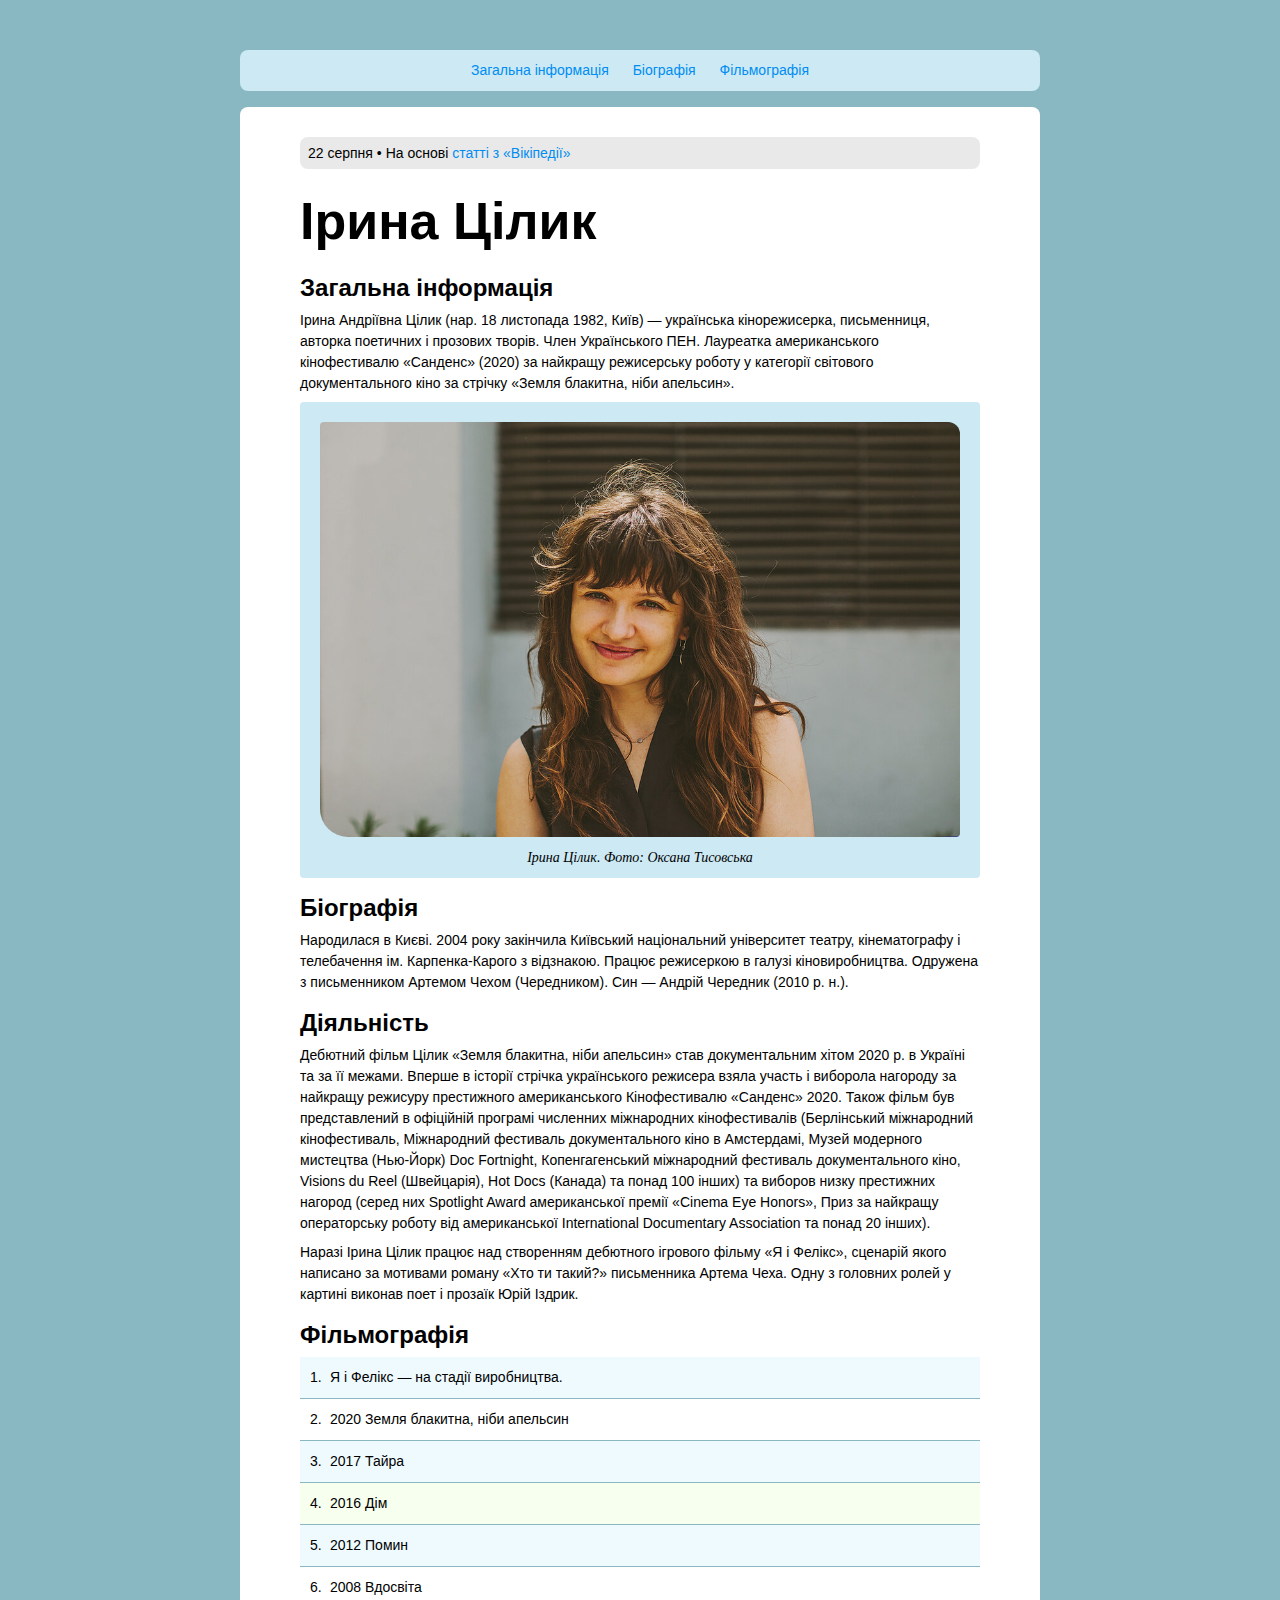
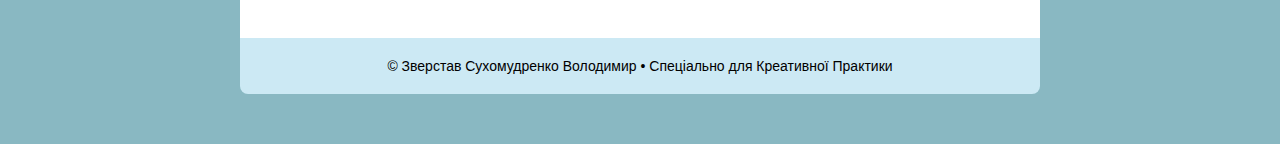
<file: lesson_3/index.html>
<!DOCTYPE html>
<html lang="en">
	<head>
		<meta charset="UTF-8" />
		<meta http-equiv="X-UA-Compatible" content="IE=edge" />
		<meta
			name="viewport"
			content="width=device-width, initial-scale=1.0, shrink-to-fit-no, monimal-ui"
		/>
		<link rel="stylesheet" href="css/style.css" />
		<title>Lesson 3</title>
	</head>
	<body>
		<!-- Володимир Сухромудренко  Практика №3 — Блочна модель, селектори, псевдокласи та медіазапити. -->
		<div class="nav-wrapper">
			<nav>
				<span class="nav-caption">Меню</span>
				<ul class="nav">
					<li><a href="#information">Загальна інформація</a></li>
					<li><a href="#biography">Біографія</a></li>
					<li><a href="#filmography">Фільмографія</a></li>
				</ul>
			</nav>
		</div>
		<!-- /.nav-wrapper -->

		<article>
			<header>
				<span class="date">22 серпня</span>
				&bull;
				<span class="source"
					>На основі
					<a
						target="_blank"
						href="https://uk.wikipedia.org/wiki/%D0%A6%D1%96%D0%BB%D0%B8%D0%BA_%D0%86%D1%80%D0%B8%D0%BD%D0%B0_%D0%90%D0%BD%D0%B4%D1%80%D1%96%D1%97%D0%B2%D0%BD%D0%B0"
						>статті з «Вікіпедії»</a
					></span
				>
			</header>
			<h1>Ірина Цілик</h1>
			<h2 id="information">Загальна інформація</h2>
			<p>
				Ірина Андріївна Цілик (нар. 18 листопада 1982, Київ) — українська
				кінорежисерка, письменниця, авторка поетичних і прозових творів.
				Член Українського ПЕН. Лауреатка американського кінофестивалю
				«Санденс» (2020) за найкращу режисерську роботу у категорії
				світового документального кіно за стрічку «Земля блакитна, ніби
				апельсин».
			</p>
			<figure>
				<img src="img/portrait_photo.jpeg" alt="Фото Ірина Білик" />
				<figcaption>Ірина Цілик. Фото: Оксана Тисовська</figcaption>
			</figure>
			<h2 id="biography">Біографія</h2>
			<p>
				Народилася в Києві. 2004 року закінчила Київський національний
				університет театру, кінематографу і телебачення ім. Карпенка-Карого
				з відзнакою. Працює режисеркою в галузі кіновиробництва. Одружена з
				письменником Артемом Чехом (Чередником). Син — Андрій Чередник (2010
				р. н.).
			</p>
			<h2>Діяльність</h2>
			<p>
				Дебютний фільм Цілик «Земля блакитна, ніби апельсин» став
				документальним хітом 2020 р. в Україні та за її межами. Вперше в
				історії стрічка українського режисера взяла участь і виборола
				нагороду за найкращу режисуру престижного американського
				Кінофестивалю «Санденс» 2020. Також фільм був представлений в
				офіційній програмі численних міжнародних кінофестивалів (Берлінський
				міжнародний кінофестиваль, Міжнародний фестиваль документального
				кіно в Амстердамі, Музей модерного мистецтва (Нью-Йорк) Doc
				Fortnight, Копенгагенський міжнародний фестиваль документального
				кіно, Visions du Reel (Швейцарія), Hot Docs (Канада) та понад 100
				інших) та виборов низку престижних нагород (серед них Spotlight
				Award американської премії «Cinema Eye Honors», Приз за найкращу
				операторську роботу від американської International Documentary
				Association та понад 20 інших).
			</p>
			<p>
				Наразі Ірина Цілик працює над створенням дебютного ігрового фільму
				«Я і Фелікс», сценарій якого написано за мотивами роману «Хто ти
				такий?» письменника Артема Чеха. Одну з головних ролей у картині
				виконав поет і прозаїк Юрій Іздрик.
			</p>
			<h2 id="filmography">Фільмографія</h2>
			<ol>
				<li>Я і Фелікс — на стадії виробництва.</li>
				<li>2020 Земля блакитна, ніби апельсин</li>
				<li>2017 Тайра</li>
				<li>2016 Дім</li>
				<li>2012 Помин</li>
				<li>2008 Вдосвіта</li>
			</ol>
		</article>

		<footer>
			<span class="copyright">&copy; Зверстав Сухомудренко Володимир</span>
			<span class="bullet">&bull;</span>
			<span class="imprint">Спеціально для Креативної Практики</span>
		</footer>
	</body>
</html>
</file>
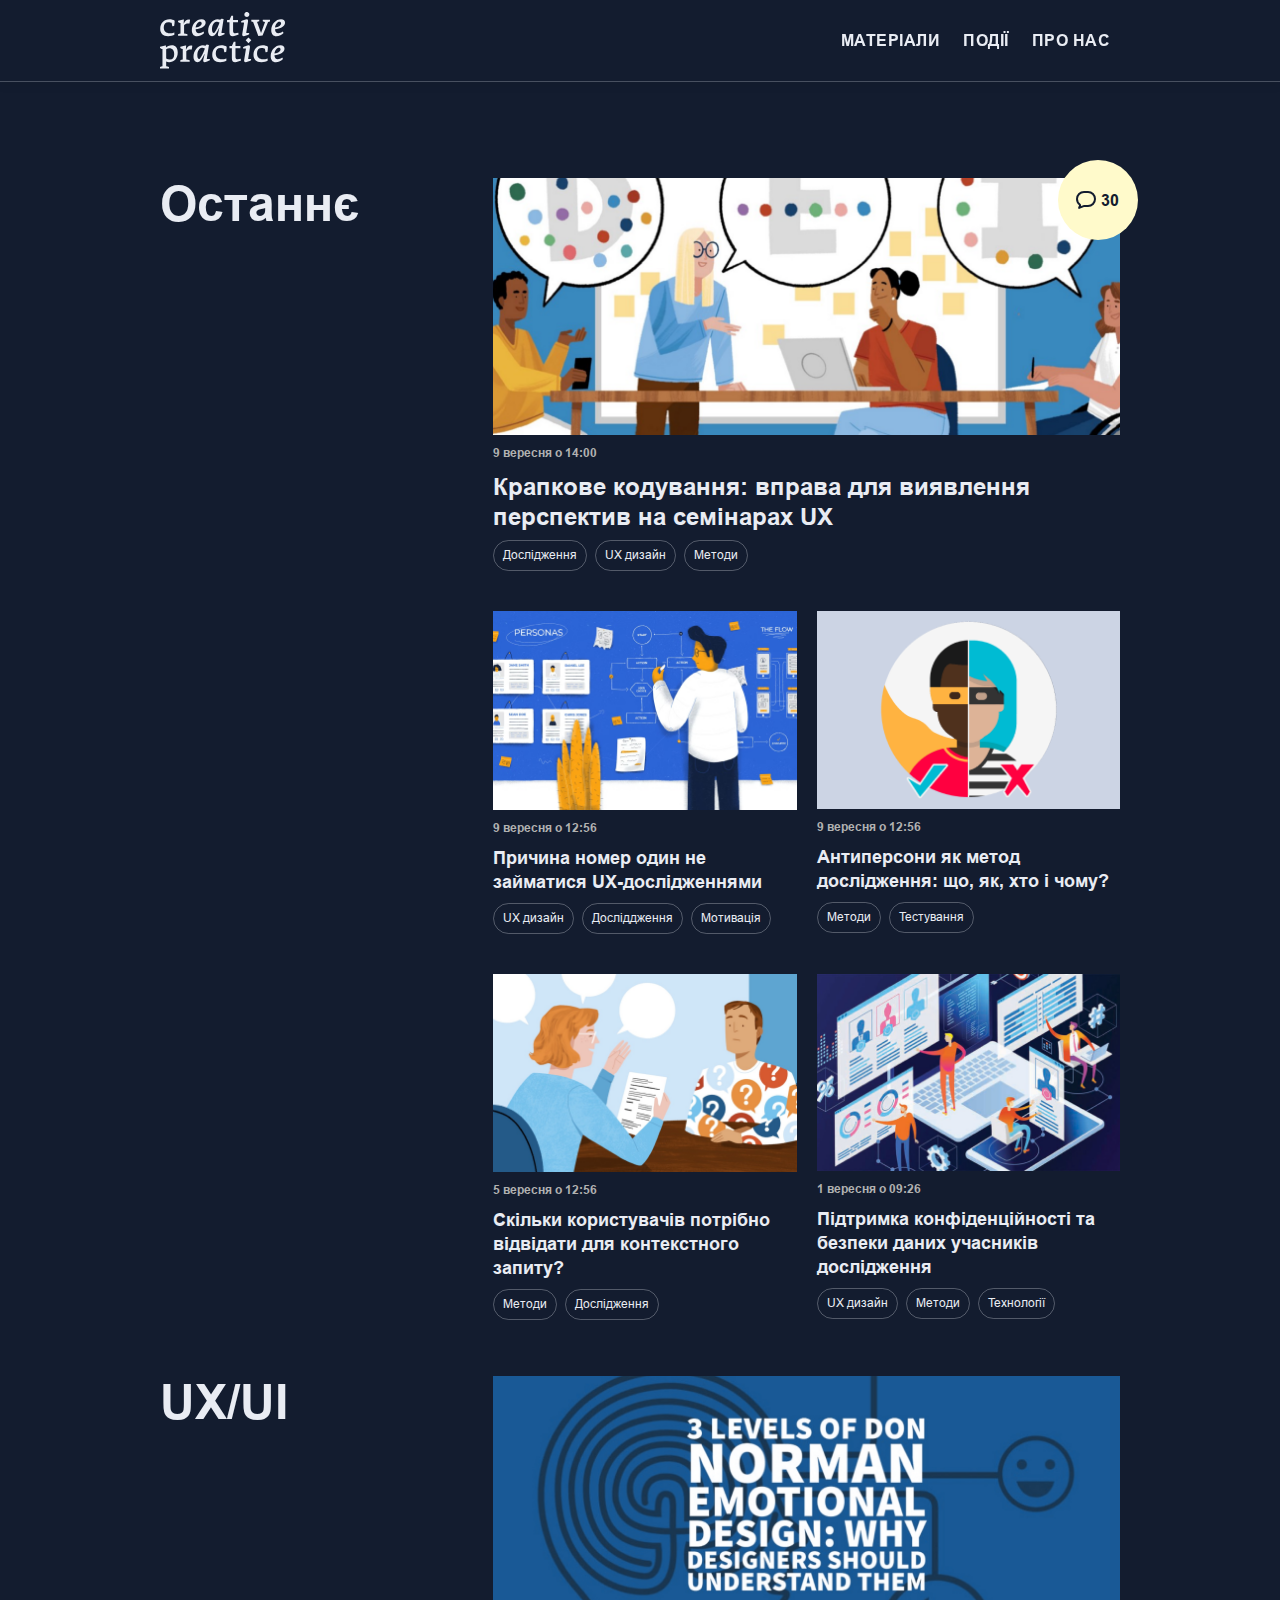
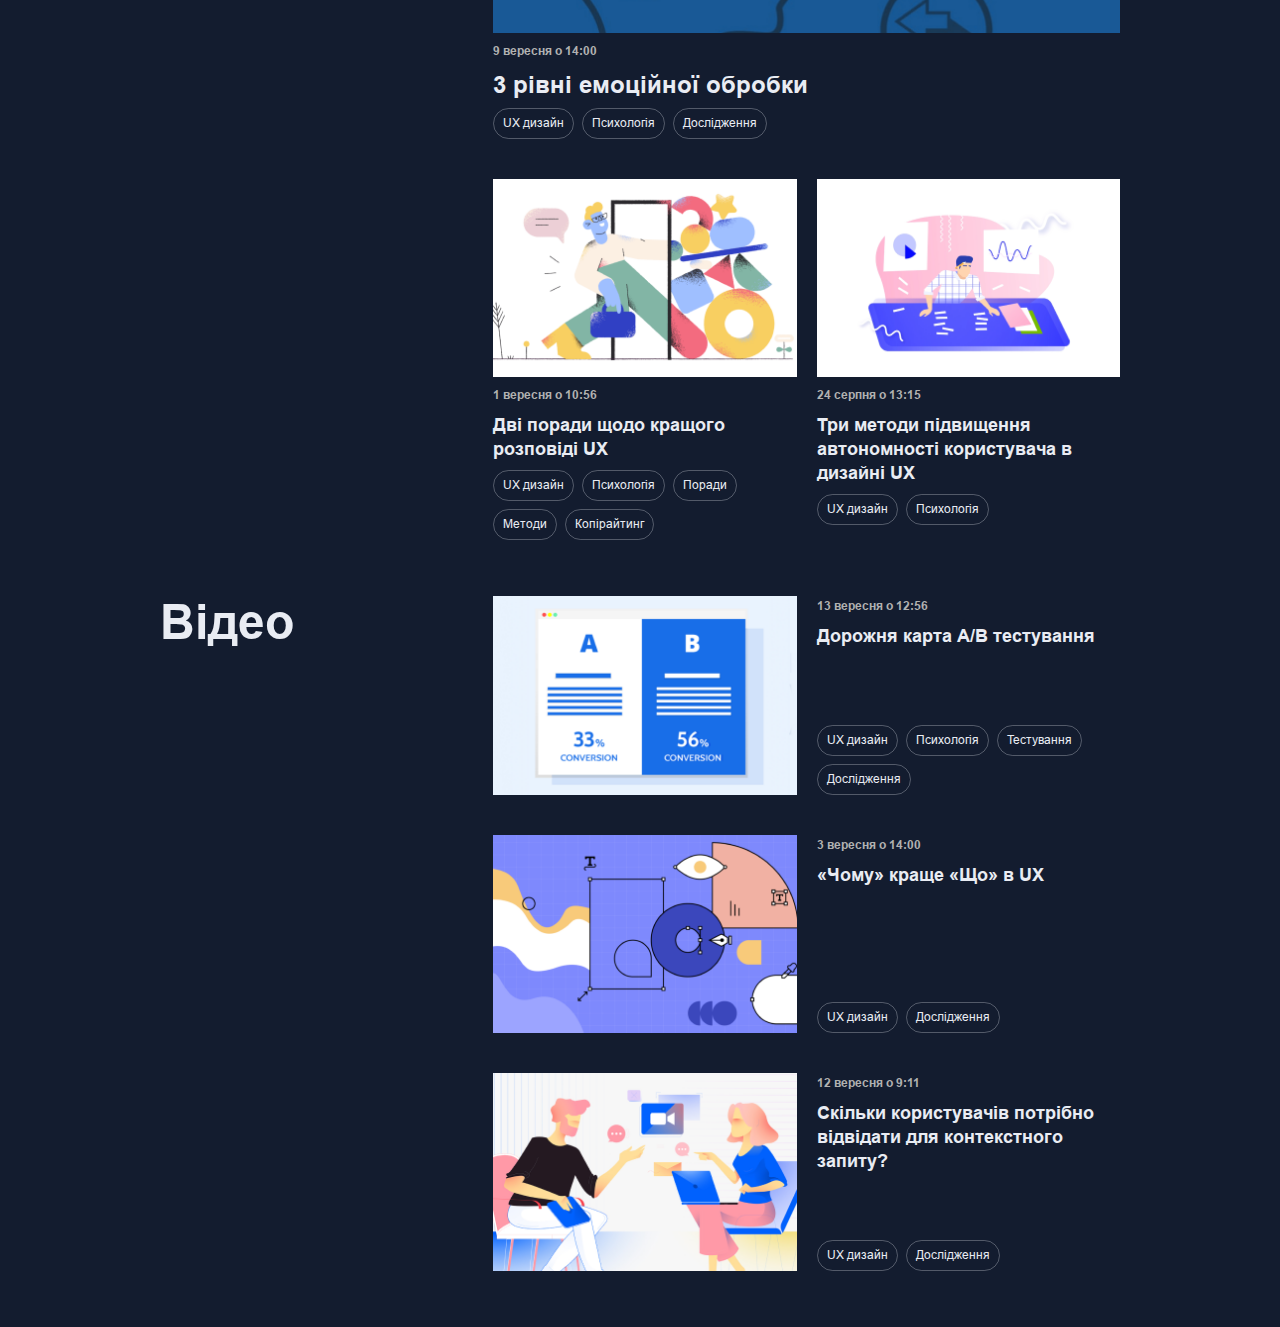
<file: lesson_4/index.html>
<!DOCTYPE html>
<html lang="uk">
	<head>
		<meta charset="UTF-8" />
		<meta http-equiv="X-UA-Compatible" content="IE=edge" />
		<meta
			name="viewport"
			content="width=device-width, initial-scale=1.0, shrink-to-fit=no, minimal-ui"
		/>
		<link rel="stylesheet" href="css/reset.css" />
		<link rel="stylesheet" href="css/fonts.css" />
		<link rel="stylesheet" href="css/style.css" />
		<title>lesson 4</title>
	</head>
	<body>
		<!-- [Сухомудренко Володимир] — Практика №4 — 
			Сітки, флексбокси та позиціювання» -->
		<header class="layout-header">
			<div class="header-container">
				<div class="header-mobile-logo">
					<a href="#" class="mobile-logo">
						<img
							class="vertical-mobile-logo"
							src="img/logo-vertical.svg"
							alt="mobile logo"
						/>
					</a>
				</div>
				<!-- /.header-mobile-logo -->
				<div class="header-logo">
					<a class="logo" href="#">
						<img src="img/logo.svg" alt="logo" />
					</a>
				</div>
				<!-- /.header-logo -->
				<nav class="header-nav">
					<ul class="list">
						<li class="dropdown">
							<a href="#">Матеріали</a>
							<div class="dropdown-wrapper">
								<ul class="dropdown-menu">
									<li><a href="#materials">Оcтаннє</a></li>
									<li><a href="#videos">Відео</a></li>
									<li><a href="#ux-ui">UX/UI</a></li>
									<li><a href="#">Процес проектування</a></li>
									<li><a href="#">Навігація</a></li>
									<li><a href="#">Методи дослідження</a></li>
									<li><a href="#">Навчальні посібники</a></li>
									<li><a href="#">Тестування користувача</a></li>
									<li><a href="#">Веб-юзабіліті</a></li>
								</ul>
							</div>
							<!-- /.dropdown-wrapper -->
						</li>
						<li><a href="#">Події</a></li>
						<li><a href="#">Про нас</a></li>
					</ul>
				</nav>
			</div>
			<!-- /.header-container -->
		</header>
		<main>
			<div class="main-container">
				<div class="main-wrapper">
					<section id="materials" class="section-grid">
						<header class="section-header">
							<h2>Останнє</h2>
						</header>
						<div class="article-grid">
							<article class="wide">
								<div class="article-img">
									<img src="img/news-cover-1.png" alt="news one" />
									<div class="article-comments">
										<img
											class="icon"
											src="img/icon-comment.svg"
											alt="іконка коментарів"
										/>
										<span class="counter">30</span>
									</div>
									<!-- /.article-comments -->
								</div>
								<!-- /.article-img -->
								<div class="article-info">
									<div class="article-date">9 вересня о 14:00</div>
									<h2 class="article-title">
										<a class="article-link" href="#"
											>Крапкове кодування: вправа для виявлення
											перспектив на семінарах UX</a
										>
									</h2>
									<div class="article-tags">
										<span class="tag">Дослідження</span>
										<span class="tag">UX дизайн</span>
										<span class="tag">Методи</span>
									</div>
									<!-- /.article-tags -->
								</div>
								<!-- /.article-info -->
							</article>
							<article>
								<div class="article-img">
									<img src="img/news-cover-2.png" alt="news two" />
								</div>
								<!-- /.article-img -->
								<div class="article-info">
									<div class="article-date">9 вересня о 12:56</div>
									<h2 class="article-title">
										<a class="article-link" href="#"
											>Причина номер один не займатися
											UX-дослідженнями</a
										>
									</h2>
									<div class="article-tags">
										<span class="tag">UX дизайн</span>
										<span class="tag">Досліддження</span>
										<span class="tag">Мотивація</span>
									</div>
									<!-- /.article-tags -->
								</div>
								<!-- /.article-info -->
							</article>
							<article>
								<div class="article-img">
									<img src="img/news-cover-3.png" alt="news three" />
								</div>
								<!-- /.article-img -->
								<div class="article-info">
									<div class="article-date">9 вересня о 12:56</div>
									<h2 class="article-title">
										<a class="article-link" href="#"
											>Антиперсони як метод дослідження: що, як, хто
											і чому?</a
										>
									</h2>
									<div class="article-tags">
										<span class="tag">Методи</span>
										<span class="tag">Тестування</span>
									</div>
									<!-- /.article-tags -->
								</div>
								<!-- /.article-info -->
							</article>
							<article>
								<div class="article-img">
									<img src="img/news-cover-4.png" alt="news four" />
								</div>
								<!-- /.article-img -->
								<div class="article-info">
									<div class="article-date">5 вересня о 12:56</div>
									<h2 class="article-title">
										<a class="article-link" href="#"
											>Скільки користувачів потрібно відвідати для
											контекстного запиту?</a
										>
									</h2>
									<div class="article-tags">
										<span class="tag">Методи</span>
										<span class="tag">Дослідження</span>
									</div>
									<!-- /.article-tags -->
								</div>
								<!-- /.article-info -->
							</article>
							<article>
								<div class="article-img">
									<img src="img/news-cover-5.png" alt="news five" />
								</div>
								<!-- /.article-img -->
								<div class="article-info">
									<div class="article-date">1 вересня о 09:26</div>
									<h2 class="article-title">
										<a class="article-link" href="#"
											>Підтримка конфіденційності та безпеки даних
											учасників дослідження</a
										>
									</h2>
									<div class="article-tags">
										<span class="tag">UX дизайн</span>
										<span class="tag">Методи</span>
										<span class="tag">Технології</span>
									</div>
									<!-- /.article-tags -->
								</div>
								<!-- /.article-info -->
							</article>
						</div>
						<!-- /.article-grid -->
					</section>
					<!-- /.section-grid -->

					<section id="ux-ui" class="section-grid">
						<header class="section-header">
							<h2>UX/UI</h2>
						</header>
						<div class="article-grid">
							<article class="wide">
								<div class="article-img">
									<img src="img/ux-ui-1.jpg" alt="picture news" />
								</div>
								<!-- /.article-img -->
								<div class="article-info">
									<div class="article-date">9 вересня о 14:00</div>
									<h2 class="article-title">
										<a class="article-link" href="#"
											>3 рівні емоційної обробки</a
										>
									</h2>
									<div class="article-tags">
										<span class="tag">UX дизайн</span>
										<span class="tag">Психологія</span>
										<span class="tag">Дослідження</span>
									</div>
									<!-- /.article-tags -->
								</div>
								<!-- /.article-info -->
							</article>
							<article>
								<div class="article-img">
									<img src="img/ux-ui-2.png" alt="picture news" />
								</div>
								<!-- /.article-img -->
								<div class="article-info">
									<div class="article-date">1 вересня о 10:56</div>
									<h2 class="article-title">
										<a class="article-link" href="#"
											>Дві поради щодо кращого розповіді UX</a
										>
									</h2>
									<div class="article-tags">
										<span class="tag">UX дизайн</span>
										<span class="tag">Психологія</span>
										<span class="tag">Поради</span>
										<span class="tag">Методи</span>
										<span class="tag">Копірайтинг</span>
									</div>
									<!-- /.article-tags -->
								</div>
								<!-- /.article-info -->
							</article>
							<article>
								<div class="article-img">
									<img src="img/ux-ui-3.png" alt="picture news" />
								</div>
								<!-- /.article-img -->
								<div class="article-info">
									<div class="article-date">24 серпня о 13:15</div>
									<h2 class="article-title">
										<a class="article-link" href="#"
											>Три методи підвищення автономності користувача
											в дизайні UX</a
										>
									</h2>
									<div class="article-tags">
										<span class="tag">UX дизайн</span>
										<span class="tag">Психологія</span>
									</div>
									<!-- /.article-tags -->
								</div>
								<!-- /.article-info -->
							</article>
						</div>
						<!-- /.article-grid -->
					</section>
					<!-- /.section-grid -->

					<section id="videos" class="section-grid">
						<header class="section-header">
							<h2>Відео</h2>
						</header>
						<div class="article-grid">
							<article class="article">
								<div class="article-img">
									<img src="img/videos-1.png" alt="picture news" />
								</div>
								<!-- /.article-img -->
								<div class="article-info">
									<div class="article-date">13 вересня о 12:56</div>
									<h2 class="article-title">
										<a class="article-link" href="#"
											>Дорожня карта A/B тестування</a
										>
									</h2>
									<div class="article-tags">
										<span class="tag">UX дизайн</span>
										<span class="tag">Психологія</span>
										<span class="tag">Тестування</span>
										<span class="tag">Дослідження</span>
									</div>
									<!-- /.article-tags -->
								</div>
								<!-- /.article-info -->
							</article>
							<article class="article">
								<div class="article-img">
									<img src="img/videos-2.png" alt="picture news" />
								</div>
								<!-- /.article-img -->
								<div class="article-info">
									<div class="article-date">3 вересня о 14:00</div>
									<h2 class="article-title">
										<a class="article-link" href="#"
											>«Чому» краще «Що» в UX</a
										>
									</h2>
									<div class="article-tags">
										<span class="tag">UX дизайн</span>
										<span class="tag">Дослідження</span>
									</div>
									<!-- /.article-tags -->
								</div>
								<!-- /.article-info -->
							</article>
							<article class="article">
								<div class="article-img">
									<img src="img/videos-3.png" alt="picture news" />
								</div>
								<!-- /.article-img -->
								<div class="article-info">
									<div class="article-date">12 вересня о 9:11</div>
									<h2 class="article-title">
										<a class="article-link" href="#"
											>Скільки користувачів потрібно відвідати для
											контекстного запиту?</a
										>
									</h2>
									<div class="article-tags">
										<span class="tag">UX дизайн</span>
										<span class="tag">Дослідження</span>
									</div>
									<!-- /.article-tags -->
								</div>
								<!-- /.article-info -->
							</article>
						</div>
						<!-- /.article-grid -->
					</section>
					<!-- /.section-grid -->
				</div>
				<!-- /.main-wrapper -->
			</div>
			<!-- /.main-container -->
		</main>
	</body>
</html>
</file>
<file: lesson_3/css/style.css>
:root {
	font-family: 'Arial', sans-serif;
	font-size: 12px;
	line-height: 1.333333;
	font-weight: 400;
	box-sizing: border-box;
}
*,
*::before,
*::after {
	box-sizing: inherit;
}
body {
	background: #89b8c2;
	margin: 12px;
}
nav {
	margin-bottom: 16px;
	border-radius: 8px;
	background: #cce9f4;
	padding-bottom: 6px;
}
.nav-caption {
	font-family: 'Arial', sans-serif;
	font-size: 14px;
	line-height: 1.5;
	font-weight: 400;
	padding: 10px;
	text-align: center;
	display: block;
}
.nav {
	margin-top: 3px;
	list-style: none;
	padding-left: 0;
	margin-bottom: 0;
}
.nav > li {
	text-align: center;
	padding: 0;
}
.nav > li > a {
	display: block;
	padding: 6px 10px;
}
.nav > li > a:hover {
	background: #ffffff;
}
:link {
	color: #008df2;
	text-decoration: none;
}
:link:hover {
	color: #5eaae0;
}
:visited {
	color: #0b257d;
}

article {
	background: #ffffff;
	border-radius: 8px 8px 0 0;
	padding: 16px;
}
article header {
	line-height: 1.166666;
	background: #e9e9e9;
	border-radius: 8px;
	padding: 8px;
}
figure {
	background: #cce9f4;
	border-radius: 0 0 4px 4px;
	margin: 16px 0;
}
figure > img {
	display: block;
}
img {
	max-width: 100%;
	height: auto;
}
ol {
	list-style: none;
	padding-left: 0;
	margin-top: 0;
	margin-bottom: 0;
}
ol > li:last-child {
	border-bottom: 0;
}
ol > li::before {
	content: counter(list-item) '. ';
	margin-left: -20px;
	display: inline-block;
	width: 20px;
}
ol > li {
	padding: 10px;
	padding-left: 30px;
	border-bottom: 1px solid #89b8c2;
}
ol > li:nth-child(odd) {
	background: #effaff;
}
ol > li:nth-child(4) {
	background: #f7ffef;
}
footer {
	line-height: 1.166666;
	padding: 20px;
	border-radius: 0 0 8px 8px;
	background: #cce9f4;
}
.copyright,
.imprint {
	display: block;
}
.bullet {
	display: none;
}
.copyright {
	margin-bottom: 6px;
}
h1 {
	font-family: 'Arial Black' sans-serif;
	font-size: 36px;
	font-weight: 900;
	line-height: 1.41;
	margin-top: 16px;
	margin-bottom: 16px;
}
h2 {
	font-family: 'Arial Black' sans-serif;
	font-size: 24px;
	font-weight: 700;
	line-height: 1.16;
	margin-top: 8px;
	margin-bottom: 8px;
}
p {
	margin-top: 8px;
	margin-bottom: 8px;
}
p + h2 {
	margin-top: 16px;
}
figcaption {
	font-family: 'Georgia', serif;
	font-size: 12px;
	line-height: 1.75;
	font-weight: 400;
	text-align: center;
	padding: 10px;
	font-style: italic;
}

@media screen and (min-width: 620px) {
	:root {
		font-size: 14px;
		line-height: 1.5;
	}
	body {
		margin: 24px 24px 16px;
	}
	nav {
		padding-bottom: 0;
		display: inline-block;
	}
	.nav-caption {
		display: none;
	}
	.nav {
		margin-top: 0;
	}
	.nav > li {
		display: inline-block;
	}
	.nav > li > a {
		border-radius: 4px;
	}
	.nav-wrapper,
	article,
	footer {
		margin-right: auto;
		margin-left: auto;
		max-width: 680px;
	}
	article {
		padding: 16px 30px;
	}
	figure {
		margin-top: 8px;
		padding: 20px 20px 10px 20px;
		border-radius: 4px;
	}
	figure > img {
		border-radius: 12px;
	}
	figcaption {
		font-size: 14px;
		line-height: 1.5;
		text-align: center;
		padding: 10px 0 0;
		padding-top: 10px;
		padding-bottom: 0;
	}
	footer,
	article header {
		font-size: 12;
		line-height: 1.166666;
	}
	footer {
		text-align: center;
	}
	.copyright,
	.imprint,
	.bullet {
		display: inline;
	}
}
@media screen and (min-width: 820px) {
	body {
		margin: 50px 20px;
	}
	h1 {
		font-size: 52px;
		line-height: 1.4;
		font-weight: 900;
	}
	.nav-wrapper,
	article,
	footer {
		margin-right: auto;
		margin-left: auto;
		max-width: 800px;
	}
	article {
		padding: 30px 60px;
	}
	nav {
		text-align: center;
		display: block;
		padding: 4px;
	}
	figure > img {
		border-radius: 4px 12px 4px 28px;
	}
}
</file>
<file: lesson_4/css/fonts.css>
/* ! SFProText */
@font-face {
	font-family: 'SF Pro Text';
	src: url('../fonts/SF-Pro/SFProText-Regular.woff2') format('woff2'),
		url('../fonts/SF-Pro/SFProText-Regular.woff') format('woff');
	font-display: swap;
	font-weight: 400;
	font-style: normal;
}
@font-face {
	font-family: 'SF Pro Text';
	src: url('../fonts/SF-Pro/SFProText-Bold.woff2') format('woff2'),
		url('../fonts/SF-Pro/SFProText-Bold.woff') format('woff');
	font-display: swap;
	font-weight: 700;
	font-style: normal;
}

/* ! Arial-Bold */
@font-face {
	font-family: 'Arial';
	src: url('../fonts/Arial/ArialMT.woff2') format('woff2'),
		url('../fonts/Arial/ArialMT.woff') format('woff');
	font-display: swap;
	font-weight: 400;
	font-style: normal;
}
@font-face {
	font-family: 'Arial';
	src: url('../fonts/Arial/Arial-BoldMT.woff2') format('woff2'),
		url('../fonts/Arial/Arial-BoldMT.woff') format('woff');
	font-display: swap;
	font-weight: 700;
	font-style: normal;
}
</file>
<file: lesson_4/css/style.css>
.header-container,
.main-container {
	max-width: 960px;
	margin: 0 auto;
}
body {
	background: #131c2f;
	margin: 0;
}

a {
	color: #e9ecf3;
	text-decoration: none;
}

a:hover {
	color: rgba(36, 163, 255, 1);
}

img {
	display: block;
	max-width: 100%;
	height: auto;
}

h2 {
	margin-top: 0;
	margin-bottom: 0;
}
.layout-header {
	background: #131c2f;
	padding: 12px 0;
	border-bottom: 1px solid rgba(233, 236, 243, 0.25);
	box-shadow: 0px 4px 10px rgba(0, 0, 0, 0.05);
	position: fixed;
	top: 0;
	left: 0;
	right: 0;
	z-index: 100;
}
.layout-header > .header-container {
	display: flex;
	flex-flow: row nowrap;
	justify-content: space-between;
	align-items: center;
}
.header-nav > ul {
	list-style: none;
	margin-top: 0;
	margin-bottom: 0;
	padding-left: 0;
	display: flex;
	flex-flow: row nowrap;
	justify-content: space-between;
}
.header-nav > ul > li {
	margin-left: 3px;
}
.header-nav > ul > li:first-child {
	margin-left: 0;
}
.header-nav > ul > li > a {
	display: block;
	border-radius: 8px;
	padding: 6px 10px;
	font-style: normal;
	font-weight: 700;
	font-size: 16px;
	line-height: 1.33333;
	letter-spacing: 0.03em;
	text-transform: uppercase;
}
.header-nav > ul > li > a:hover,
.header-nav > ul > li:hover > a {
	color: rgba(36, 163, 255, 1);
	background: rgba(233, 236, 243, 0.1);
}
.header-nav > ul > .dropdown {
	position: relative;
}
.header-nav > ul > .dropdown:hover > .dropdown-wrapper {
	display: block;
	padding: 8px;
}
.dropdown-menu {
	background: #ffffff;
	box-shadow: 0px 0px 0px 1px rgba(14, 16, 20, 0.04),
		0px 0px 2px rgba(14, 16, 20, 0.08), 0px 4px 12px rgba(14, 16, 20, 0.08);
	border-radius: 8px;
	border-radius: 4px;
	list-style: none;
	padding: 8px;
	margin: 0;
	min-width: 220px;
}
.dropdown-menu > li > a {
	display: block;
	padding: 8px;
	border-radius: 4px;
	color: #0e1014;
}
.dropdown-menu > li > a:hover {
	background: #ebf6ff;
	color: #1b8be0;
}
.dropdown-wrapper {
	padding-top: 12px;
	display: none;
	position: absolute;
	top: 100%;
	left: 0;
	z-index: 120;
}
.main-wrapper {
	margin-top: 178px;
}
.section-grid {
	margin: 56px 0;
	display: grid;
	grid-template-columns: 1fr 2fr;
	grid-gap: 40px 20px;
}
.article-grid {
	display: grid;
	grid-template-columns: 1fr 1fr;
	grid-gap: 40px 20px;
}
.article-grid > article {
	position: relative;
}
.section-header h2 {
	font-weight: 700;
	font-size: 48px;
	line-height: 1.145;
	position: -webkit-sticky;
	position: sticky;
	top: 99px;
	z-index: 50;
}
.article-img {
	position: relative;
}
.article-comments {
	background: #fffacb;
	padding: 16px;
	width: 80px;
	height: 80px;
	display: flex;
	justify-content: center;
	align-items: center;
	border-radius: 9000px;
	position: absolute;
	top: -18px;
	right: -18px;
	z-index: 30;
}
.article-comments .icon {
	margin-right: 5px;
}
.article-comments .counter {
	color: #131c2f;
	font-size: 16px;
	font-weight: 700;
	line-height: 1.3125;
	letter-spacing: 0.03em;
	text-transform: uppercase;
}
.article-info {
	margin-top: 8px;
}
.article-title {
	margin: 8px 0;
}
article .article-title {
	font-weight: 700;
	font-size: 18px;
	line-height: 1.333333;
}
.wide .article-title {
	font-size: 24px;
	line-height: 1.25;
}
.article-tags,
.article-date {
	font-size: 12px;
	line-height: 1.75;
}
.article-date {
	font-weight: 700;
	color: #b1b1b1;
}
.article-link::after {
	content: '';
	display: block;
	position: absolute;
	top: 0;
	right: 0;
	bottom: 0;
	left: 0;
}
.article-tags {
	margin: -4px;
	display: flex;
	flex-flow: row wrap;
}
.article-tags > .tag {
	margin: 4px;
	font-weight: 400;
	font-size: 12px;
	line-height: 21px;
	color: #e9ecf3;
	border: 1px solid rgba(233, 236, 243, 0.3);
	border-radius: 9000px;
	padding: 4px 9px;
}
.article-grid > .wide {
	grid-column-end: span 2;
}
.article {
	grid-column-end: span 2;
	display: grid;
	grid-template-columns: 1fr 1fr;
	grid-column-gap: 20px;
}
.article .article-info {
	margin-top: 0;
	display: flex;
	flex-flow: column nowrap;
	align-items: stretch;
}
.article .article-title {
	flex: 1 0 auto;
}
.header-mobile-logo {
	display: none;
}
@media (max-width: 992px) {
	.header-container,
	.main-container {
		max-width: 760px;
		width: 92%;
		margin: 0 auto;
	}
}

@media (max-width: 768px) {
	.header-container,
	.main-container {
		max-width: 635px;
		width: 92%;
		margin: 0 auto;
	}
	.main-wrapper {
		margin-top: 111px;
	}
	.section-grid {
		margin: 56px 0;
		grid-template-columns: 1fr;
		grid-gap: 32px 20px;
	}
}
@media (max-width: 576px) {
	.header-container,
	.main-container {
		max-width: 480px;
		width: 92%;
		margin: 0 auto;
	}
	.header-mobile-logo {
		display: flex;
		justify-content: center;
		align-items: center;
		flex-direction: row;
		background: #131c2f;
		padding: 12px 0;
		border-bottom: 1px solid rgba(233, 236, 243, 0.25);
		box-shadow: 0px 4px 10px rgb(0 0 0 / 5%);
		position: fixed;
		top: 0;
		left: 0;
		right: 0;
		z-index: 100;
	}
	/* .mobile-logo {
		/* display: flex;
		justify-content: center;
		align-items: center; 
	} */
	.vertical-mobile-logo {
		max-width: 182px;
	}
	.layout-header {
		top: unset;
		bottom: 0;
		border-top: 1px solid rgba(233, 236, 243, 0.278);
		border-bottom:none;
	}
	.logo {
		display: none;
	}
	.layout-header > .header-container {
		flex-direction: column;
	}
	.main-wrapper {
		margin-top: 72px;
		margin-bottom: 100px;
	}
	.section-header h2 {
		font-size: 32px;
	}
	.wide .article-title {
		font-size: 18px;
		line-height: 1.333333;
	}
	.article-grid {
		grid-template-columns: 1fr;
		grid-template-rows: 1fr;
		grid-gap: 40px;
	}
	.article-grid > .wide {
		grid-column-end: -1;
	}
	.section-grid {
		margin: 75px 0;
		grid-gap: 32px;
	}
	.article-img {
		max-width: 100%;
	}
	.article {
		grid-template-columns: 1fr;
	}
	img {
		display: block;
		width: 100%;
		height: auto;
	}
	.header-nav > ul > .dropdown:hover > .dropdown-wrapper {
		/* margin-top: -420px;
		margin-left: -60px; */
		top: -390px;
		left: -20px;
	}
}
</file>
